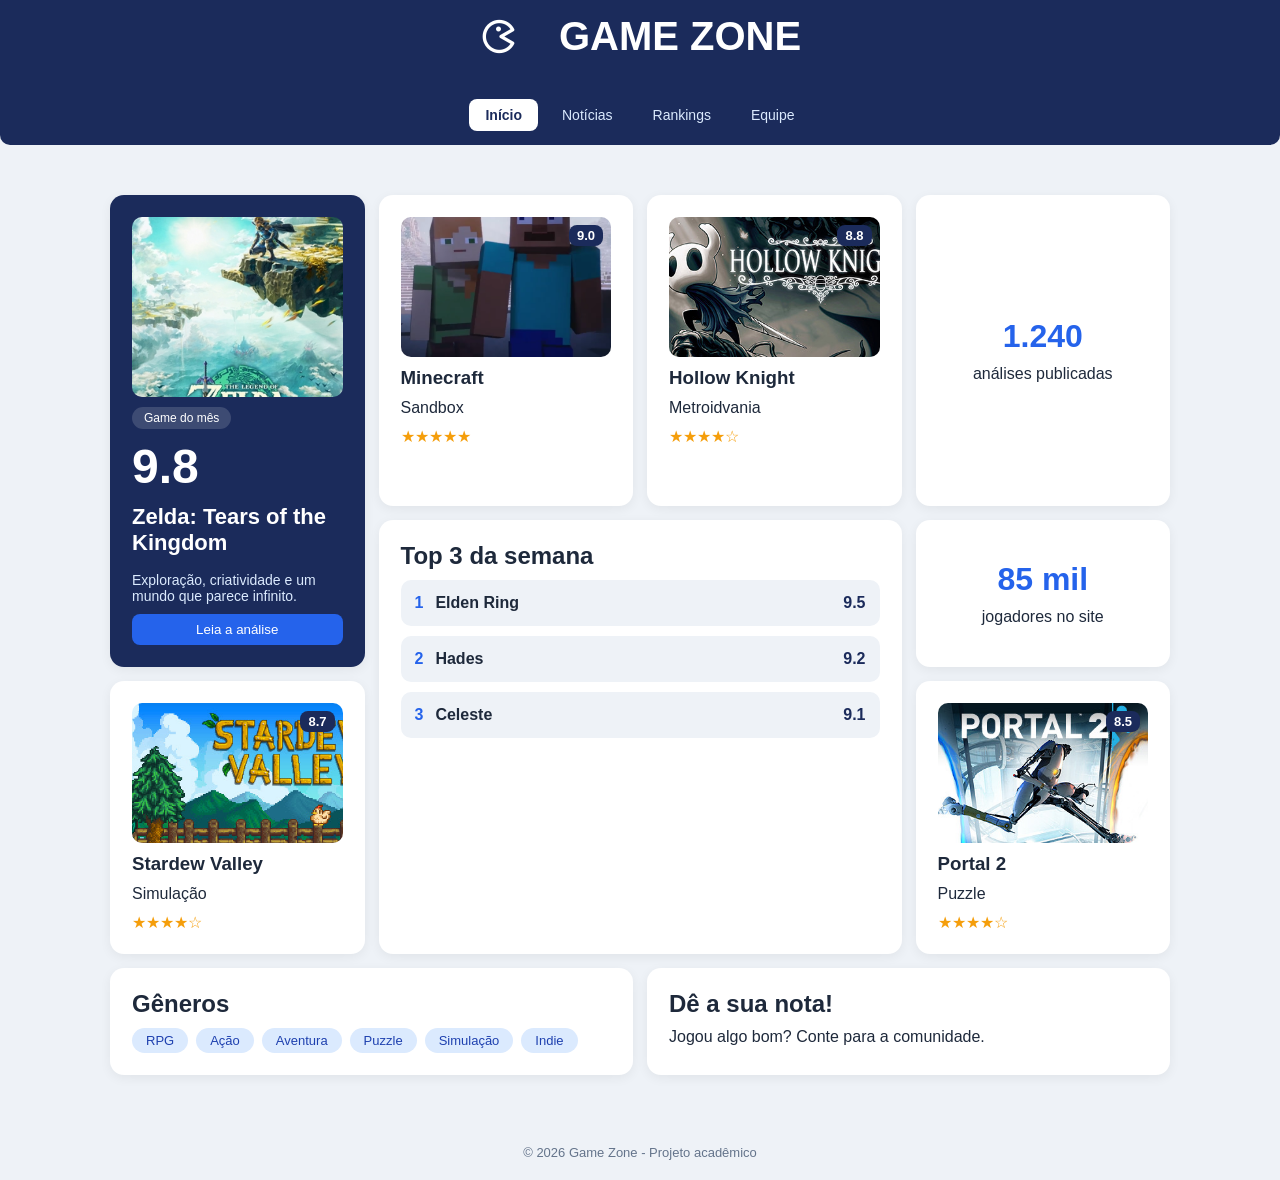
<file: index.html>
<!doctype html>
<html lang="pt-BR">
  <head>
    <meta charset="UTF-8" />
    <meta name="viewport" content="width=device-width, initial-scale=1.0" />
    <title>Avaliações de Games</title>
    <link rel="stylesheet" href="./css/style.css" />
    <link rel="stylesheet" href="./css/styleindex.css" />
    <link
      rel="stylesheet"
      href="https://unpkg.com/boxicons@2.1.4/css/boxicons.min.css"
    />
  </head>

  <body>
    <header class="cabecalho">
      <span class="logo"><i class="bx bx-game"></i> Game Zone</span>
      <nav class="menu" aria-label="Navegação principal">
        <ul>
          <li><a href="index.html" aria-current="page">Início</a></li>
          <li><a href="noticias.html">Notícias</a></li>
          <li><a href="jogos.html">Rankings</a></li>
          <li><a href="equipe.html">Equipe</a></li>
        </ul>
      </nav>
    </header>

    <main class="bento">
      <section class="card principal azul">
        <img src="img/zelda.jpg" alt="Zelda: Tears of the Kingdom" />
        <span class="selo">Game do mês</span>
        <div class="nota-grande">9.8</div>
        <h2>Zelda: Tears of the Kingdom</h2>
        <p>Exploração, criatividade e um mundo que parece infinito.</p>
        <button id="btn-analise">Leia a análise</button>
      </section>

      <dialog class="analise" id="popup-analise">
        <h2>Análise de Tears of the Kingdom</h2>
        <p>
          A maioria dos jogadores adora Tears of the Kingdom: elogiam a
          liberdade de exploração, a criatividade do Ultrahand e do Fuse, a
          história e a trilha sonora. Os críticos dizem que parece um “Breath of
          the Wild maior” e que as mecânicas de construção cansam. A nota dos
          usuários no Metacritic ficou perto de 8,1 a 8,4 em 2023, abaixo dos
          cerca de 96 da crítica. Esses números podem ter mudado, então vale
          conferir o valor atual.
        </p>
        <button id="fechar-analise">Fechar</button>
      </dialog>

      <!-- <section class="card pesquisa azul-claro">
            <h2>Procure um game</h2>
            <input type="search" aria-label="Procurar um game" placeholder="Digite o nome do jogo...">
        </section> -->

      <section class="avaliacao">
        <strong>1.240</strong>
        <p>análises publicadas</p>
      </section>

      <section class="jogadores">
        <strong>85 mil</strong>
        <p>jogadores no site</p>
      </section>

      <section class="top3">
        <h2>Top 3 da semana</h2>
        <ol>
          <li><b>1</b><span>Elden Ring</span><em>9.5</em></li>
          <li><b>2</b><span>Hades</span><em>9.2</em></li>
          <li><b>3</b><span>Celeste</span><em>9.1</em></li>
        </ol>
      </section>

      <section class="cartao-jogos">
        <div class="nota">9.0</div>
        <img src="img/minecraft.png" alt="Minecraft" />
        <h3>Minecraft</h3>
        <p>Sandbox</p>
        <div class="estrelas">★★★★★</div>
      </section>

      <section class="cartao-jogos">
        <div class="nota">8.8</div>
        <img src="img/hollow-knight.jpg" alt="Hollow Knight" />
        <h3>Hollow Knight</h3>
        <p>Metroidvania</p>
        <div class="estrelas">★★★★☆</div>
      </section>

      <section class="cartao-jogos">
        <div class="nota">8.7</div>
        <img src="img/stardew-valley.jpg" alt="Stardew Valley" />
        <h3>Stardew Valley</h3>
        <p>Simulação</p>
        <div class="estrelas">★★★★☆</div>
      </section>

      <section class="cartao-jogos">
        <div class="nota">8.5</div>
        <img src="img/portal-2.jpg" alt="Portal 2" />
        <h3>Portal 2</h3>
        <p>Puzzle</p>
        <div class="estrelas">★★★★☆</div>
      </section>

      <section class="generos">
        <h2>Gêneros</h2>
        <div>
          <a>RPG</a>
          <a>Ação</a>
          <a>Aventura</a>
          <a>Puzzle</a>
          <a>Simulação</a>
          <a>Indie</a>
        </div>
      </section>

      <section class="avalie">
        <h2>Dê a sua nota!</h2>
        <p>Jogou algo bom? Conte para a comunidade.</p>
        <!-- <a class="botao" href="">Criar conta</a> -->
      </section>
    </main>

    <footer>© 2026 Game Zone - Projeto acadêmico</footer>
  </body>
  <script src="script.js"></script>
</html>
</file>
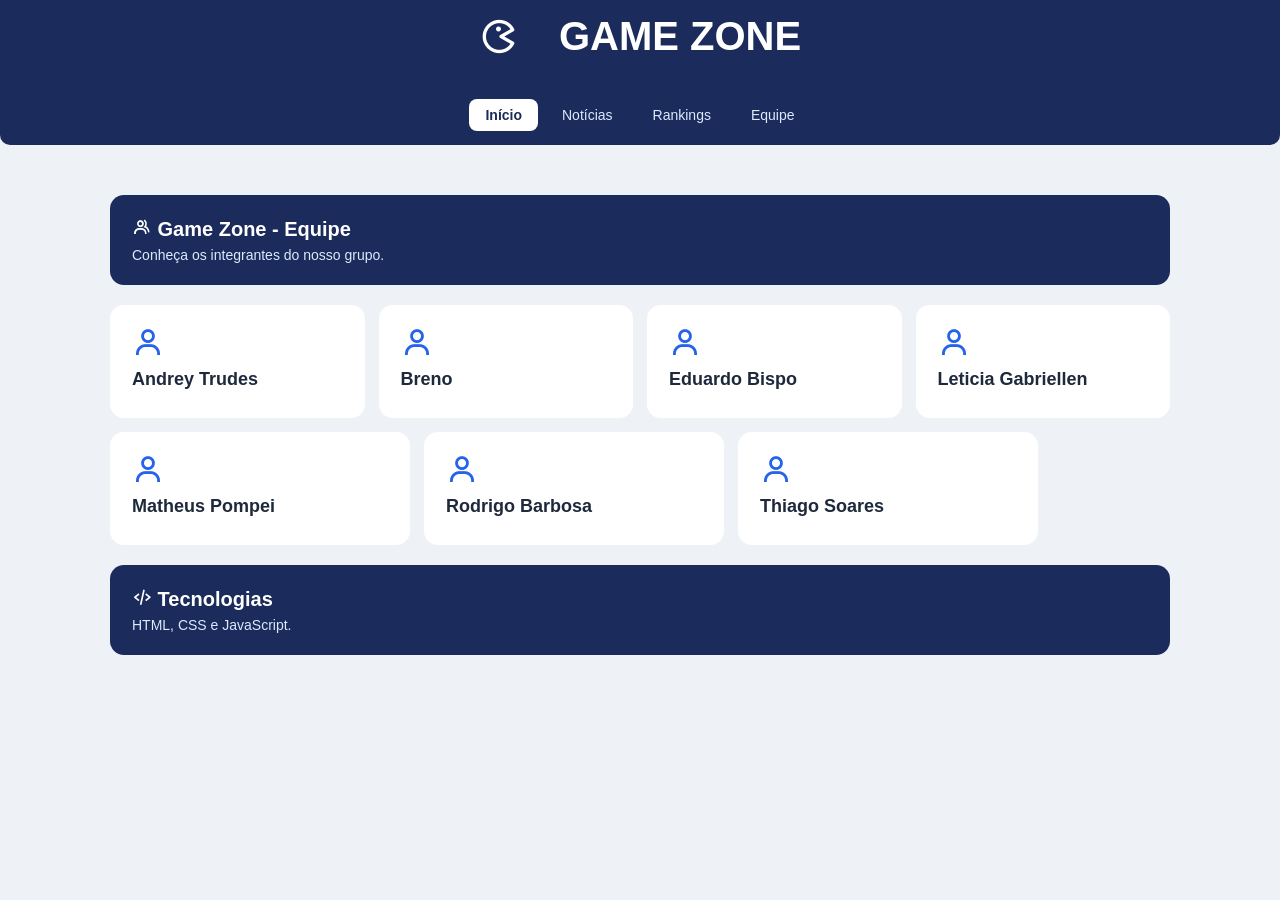
<file: equipe.html>
<!doctype html>
<html lang="pt-BR">
  <head>
    <meta charset="UTF-8" />
    <meta name="viewport" content="width=device-width, initial-scale=1.0" />
    <title>Game Zone - Equipe</title>
    <link rel="stylesheet" href="./css/style.css" />
    <link
      rel="stylesheet"
      href="https://unpkg.com/boxicons@2.1.4/css/boxicons.min.css"
    />
  </head>

  <body>
    <header class="cabecalho">
      <span class="logo"><i class="bx bx-game"></i> Game Zone</span>
      <nav class="menu" aria-label="Navegação principal">
        <ul>
          <li><a href="index.html" aria-current="page">Início</a></li>
          <li><a href="noticias.html">Notícias</a></li>
          <li><a href="jogos.html">Rankings</a></li>
          <li><a href="equipe.html">Equipe</a></li>
        </ul>
      </nav>
    </header>

    <main>
      <section class="secao-equipe">
        <h2><i class="bx bx-group"></i> Game Zone - Equipe</h2>
        <p>Conheça os integrantes do nosso grupo.</p>
      </section>

      <div class="lista-cards">
        <section class="card">
          <i class="bx bx-user"></i>
          <h2>Andrey Trudes</h2>
        </section>

        <section class="card">
          <i class="bx bx-user"></i>
          <h2>Breno</h2>
        </section>

        <section class="card">
          <i class="bx bx-user"></i>
          <h2>Eduardo Bispo</h2>
        </section>

        <section class="card">
          <i class="bx bx-user"></i>
          <h2>Leticia Gabriellen</h2>
        </section>

        <section class="card">
          <i class="bx bx-user"></i>
          <h2>Matheus Pompei</h2>
        </section>

        <section class="card">
          <i class="bx bx-user"></i>
          <h2>Rodrigo Barbosa</h2>
        </section>

        <section class="card">
          <i class="bx bx-user"></i>
          <h2>Thiago Soares</h2>
        </section>
      </div>

      <section class="secao-equipe">
        <h2><i class="bx bx-code-alt"></i> Tecnologias</h2>
        <p>HTML, CSS e JavaScript.</p>
      </section>
    </main>

    <script src="script.js"></script>
  </body>
</html>
</file>
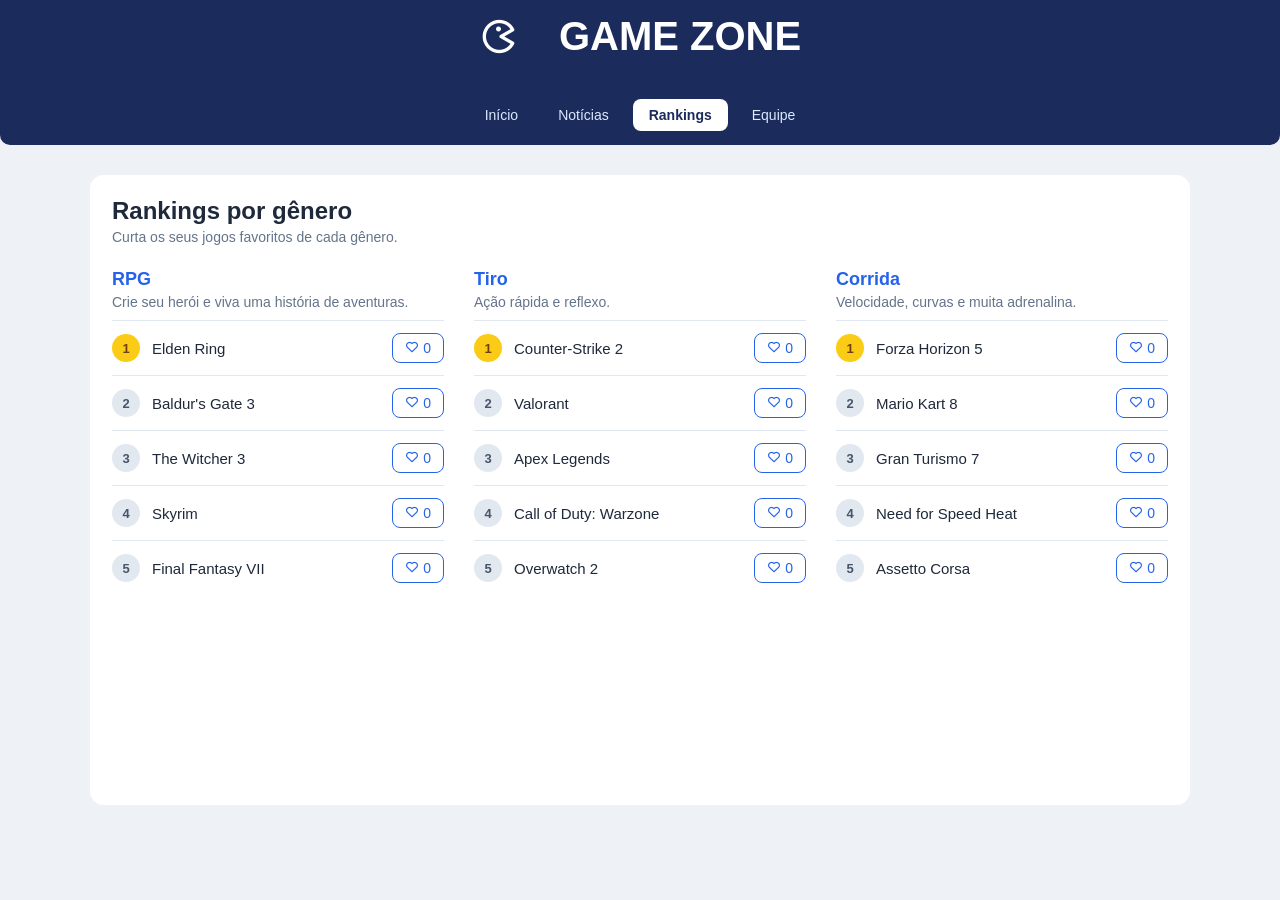
<file: jogos.html>
<!doctype html>
<html lang="pt-BR">
  <head>
    <meta charset="UTF-8" />
    <meta name="viewport" content="width=device-width, initial-scale=1.0" />
    <title>Game Zone - Rankings</title>
    <link rel="stylesheet" href="css/style.css" />
    <link
      rel="stylesheet"
      href="https://unpkg.com/boxicons@2.1.4/css/boxicons.min.css"
    />
  </head>
  <body>
    <header class="cabecalho">
      <span class="logo"><i class="bx bx-game"></i> Game Zone</span>
      <nav class="menu" aria-label="Navegação principal">
        <ul>
          <li><a href="index.html">Início</a></li>
          <li><a href="noticias.html">Notícias</a></li>
          <li><a href="jogos.html" aria-current="page">Rankings</a></li>
          <li><a href="equipe.html">Equipe</a></li>
        </ul>
      </nav>
    </header>

    <!-- Uma caixa só com todo o ranking -->
    <main class="caixa">
      <h2>Rankings por gênero</h2>
      <p class="dica">Curta os seus jogos favoritos de cada gênero.</p>

      <div class="generos">
        <section class="genero">
          <h3>RPG</h3>
          <p>Crie seu herói e viva uma história de aventuras.</p>
          <ol class="ranking">
            <li>
              <span class="nome">Elden Ring</span>
              <button class="btn-curtir">
                <i class="bx bx-heart"></i> <span class="curtidas">0</span>
              </button>
            </li>
            <li>
              <span class="nome">Baldur's Gate 3</span>
              <button class="btn-curtir">
                <i class="bx bx-heart"></i> <span class="curtidas">0</span>
              </button>
            </li>
            <li>
              <span class="nome">The Witcher 3</span>
              <button class="btn-curtir">
                <i class="bx bx-heart"></i> <span class="curtidas">0</span>
              </button>
            </li>
            <li>
              <span class="nome">Skyrim</span>
              <button class="btn-curtir">
                <i class="bx bx-heart"></i> <span class="curtidas">0</span>
              </button>
            </li>
            <li>
              <span class="nome">Final Fantasy VII</span>
              <button class="btn-curtir">
                <i class="bx bx-heart"></i> <span class="curtidas">0</span>
              </button>
            </li>
          </ol>
        </section>

        <section class="genero">
          <h3>Tiro</h3>
          <p>Ação rápida e reflexo.</p>
          <ol class="ranking">
            <li>
              <span class="nome">Counter-Strike 2</span>
              <button class="btn-curtir">
                <i class="bx bx-heart"></i> <span class="curtidas">0</span>
              </button>
            </li>
            <li>
              <span class="nome">Valorant</span>
              <button class="btn-curtir">
                <i class="bx bx-heart"></i> <span class="curtidas">0</span>
              </button>
            </li>
            <li>
              <span class="nome">Apex Legends</span>
              <button class="btn-curtir">
                <i class="bx bx-heart"></i> <span class="curtidas">0</span>
              </button>
            </li>
            <li>
              <span class="nome">Call of Duty: Warzone</span>
              <button class="btn-curtir">
                <i class="bx bx-heart"></i> <span class="curtidas">0</span>
              </button>
            </li>
            <li>
              <span class="nome">Overwatch 2</span>
              <button class="btn-curtir">
                <i class="bx bx-heart"></i> <span class="curtidas">0</span>
              </button>
            </li>
          </ol>
        </section>

        <section class="genero">
          <h3>Corrida</h3>
          <p>Velocidade, curvas e muita adrenalina.</p>
          <ol class="ranking">
            <li>
              <span class="nome">Forza Horizon 5</span>
              <button class="btn-curtir">
                <i class="bx bx-heart"></i> <span class="curtidas">0</span>
              </button>
            </li>
            <li>
              <span class="nome">Mario Kart 8</span>
              <button class="btn-curtir">
                <i class="bx bx-heart"></i> <span class="curtidas">0</span>
              </button>
            </li>
            <li>
              <span class="nome">Gran Turismo 7</span>
              <button class="btn-curtir">
                <i class="bx bx-heart"></i> <span class="curtidas">0</span>
              </button>
            </li>
            <li>
              <span class="nome">Need for Speed Heat</span>
              <button class="btn-curtir">
                <i class="bx bx-heart"></i> <span class="curtidas">0</span>
              </button>
            </li>
            <li>
              <span class="nome">Assetto Corsa</span>
              <button class="btn-curtir">
                <i class="bx bx-heart"></i> <span class="curtidas">0</span>
              </button>
            </li>
          </ol>
        </section>
      </div>
    </main>

    <script src="script.js"></script>
  </body>
</html>
</file>
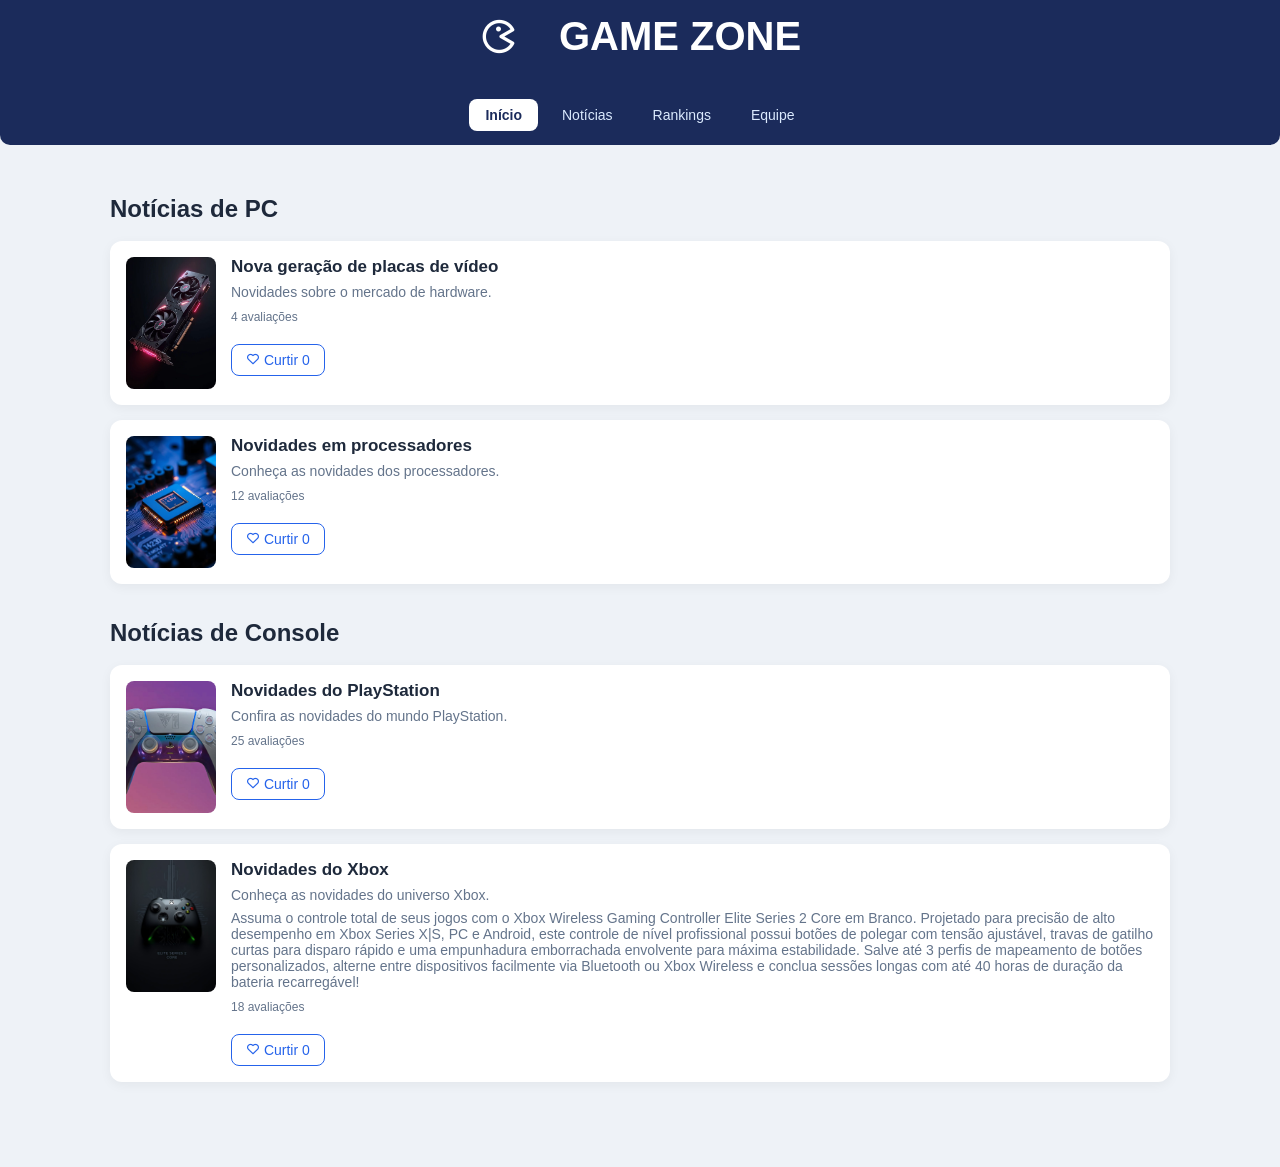
<file: noticias.html>
<!doctype html>
<html lang="pt-BR">
  <head>
    <meta charset="UTF-8" />
    <meta name="viewport" content="width=device-width, initial-scale=1.0" />
    <title>Game Zone - Notícias</title>
    <link rel="stylesheet" href="./css/style.css" />
    <link
      rel="stylesheet"
      href="https://unpkg.com/boxicons@2.1.4/css/boxicons.min.css"
    />
  </head>

  <body>
    <!-- CABEÇALHO DO SITE -->
    <header class="cabecalho">
      <span class="logo">
        <i class="bx bx-game"></i>
        Game Zone
      </span>

      <!-- MENU DE NAVEGAÇÃO -->
      <nav class="menu" aria-label="Navegação principal">
        <ul>
          <li><a href="index.html" aria-current="page">Início</a></li>
          <li><a href="noticias.html">Notícias</a></li>
          <li><a href="jogos.html">Rankings</a></li>
          <li><a href="equipe.html">Equipe</a></li>
        </ul>
      </nav>
    </header>

    <!-- CONTEÚDO PRINCIPAL -->
    <main>
      <!-- NOTÍCIAS DE PC -->
      <section class="noticias">
        <h2>Notícias de PC</h2>

        <!-- PRIMEIRA NOTÍCIA -->
        <article class="card-noticia">
          <img src="imagens/placa de video.jfif" alt="placa de video" />

          <div class="informacoes">
            <h3>Nova geração de placas de vídeo</h3>

            <p>Novidades sobre o mercado de hardware.</p>
            <div class="avaliacao">
              <span>4 avaliações</span>
            </div>

            <button class="btn-curtir">
              <i class="bx bx-heart"></i>
              Curtir
              <span class="curtidas">0</span>
            </button>
          </div>
        </article>

        <!-- SEGUNDA NOTÍCIA -->
        <article class="card-noticia">
          <img src="imagens/processador.jfif" alt="Processador" />
          <div class="informacoes">
            <h3>Novidades em processadores</h3>

            <p>Conheça as novidades dos processadores.</p>
            <div class="avaliacao">
              <span>12 avaliações</span>
            </div>

            <button class="btn-curtir">
              <i class="bx bx-heart"></i>
              Curtir
              <span class="curtidas">0</span>
            </button>
          </div>
        </article>
      </section>

      <!-- NOTÍCIAS DE CONSOLE -->
      <section class="noticias">
        <h2>Notícias de Console</h2>

        <!-- PRIMEIRA NOTÍCIA -->
        <article class="card-noticia">
          <img src="imagens/controle PS5.jfif" alt="Console PlayStation" />

          <div class="informacoes">
            <h3>Novidades do PlayStation</h3>

            <p>Confira as novidades do mundo PlayStation.</p>
            <div class="avaliacao">
              <span>25 avaliações</span>
            </div>

            <button class="btn-curtir">
              <i class="bx bx-heart"></i>
              Curtir
              <span class="curtidas">0</span>
            </button>
          </div>
        </article>

        <!-- SEGUNDA NOTÍCIA -->
        <article class="card-noticia">
          <img src="imagens/XBOX.jfif" alt="Console Xbox" />

          <div class="informacoes">
            <h3>Novidades do Xbox</h3>

            <p>Conheça as novidades do universo Xbox.</p>
            <p>
              Assuma o controle total de seus jogos com o Xbox Wireless Gaming
              Controller Elite Series 2 Core em Branco. Projetado para precisão
              de alto desempenho em Xbox Series X|S, PC e Android, este controle
              de nível profissional possui botões de polegar com tensão
              ajustável, travas de gatilho curtas para disparo rápido e uma
              empunhadura emborrachada envolvente para máxima estabilidade.
              Salve até 3 perfis de mapeamento de botões personalizados, alterne
              entre dispositivos facilmente via Bluetooth ou Xbox Wireless e
              conclua sessões longas com até 40 horas de duração da bateria
              recarregável!
            </p>

            <div class="avaliacao">
              <span>18 avaliações</span>
            </div>

            <button class="btn-curtir">
              <i class="bx bx-heart"></i>
              Curtir
              <span class="curtidas">0</span>
            </button>
          </div>
        </article>
      </section>
    </main>

    <!-- ARQUIVO JAVASCRIPT -->
    <script src="script.js"></script>
  </body>
</html>
</file>
<file: css/style.css>
/* ==========================================================================
   GERAL — Compartilhado por todas as páginas
   ========================================================================== */

* {
  box-sizing: border-box;
  margin: 0;
  padding: 0;
}

body {
  background: #eef2f7;
  color: #1e293b;
  font-family: Arial, sans-serif;
}

/* CABEÇALHO */

.cabecalho {
  display: flex;
  flex-direction: column;
  justify-content: center;
  align-items: center;
  gap: 40px;
  padding: 14px 20px;
  background: #1b2b5b;
  border-radius: 0 0 10px 10px;
}

.logo {
  display: flex;
  align-items: center;
  gap: 40px;
  color: #ffffff;
  font-size: 40px;
  font-weight: bold;
  text-transform: uppercase;
}

/* MENU DE NAVEGAÇÃO (nav > ul > li > a) */

.menu ul {
  display: flex;
  justify-content: center;
  align-items: center;
  flex-wrap: wrap;
  gap: 8px;
  list-style: none;
}

.menu a {
  display: block;
  color: #dbeafe;
  text-decoration: none;
  font-size: 14px;
  padding: 8px 16px;
  border-radius: 8px;
  transition:
    background 0.3s,
    color 0.3s;
}

.menu a:hover,
.menu a:focus-visible {
  background: rgba(255, 255, 255, 0.12);
  color: #ffffff;
}

.menu a[aria-current="page"],
.menu a.ativo {
  background: #ffffff;
  color: #1b2b5b;
  font-weight: bold;
}

main {
  max-width: 1100px;
  margin: 30px auto;
  padding: 20px;
}

/* BOTÃO DE CURTIR */

.btn-curtir {
  margin-top: 12px;
  padding: 7px 14px;
  border: 1px solid #2563eb;
  border-radius: 8px;
  background: transparent;
  color: #2563eb;
  cursor: pointer;
  font-size: 14px;
  transition: 0.3s;
}

.btn-curtir:hover {
  background: #2563eb;
  color: #ffffff;
}

/* CARDS BASE */

.card {
  background: #ffffff;
  border-radius: 14px;
  padding: 22px;
}

.card h2 {
  font-size: 18px;
  margin-bottom: 6px;
}

.card p {
  color: #64748b;
  font-size: 14px;
}

.card i {
  font-size: 32px;
  color: #2563eb;
  margin-bottom: 10px;
  display: block;
}

.card a {
  color: #2563eb;
  text-decoration: none;
}

.card a:hover {
  text-decoration: underline;
}

/* TAMANHOS DOS CARDS */

.largo {
  grid-column: span 2;
}
.alto {
  grid-row: span 2;
}
.grande {
  grid-column: span 2;
  grid-row: span 2;
}

/* CORES DOS CARDS */

.azul {
  background: #2563eb;
  color: #ffffff;
}
.azul p {
  color: #dbeafe;
}
.azul i {
  color: #ffffff;
}

.azul-claro {
  background: #dbeafe;
}
.azul-claro i {
  color: #1e40af;
}

/* RODAPÉ */

footer {
  text-align: center;
  color: #64748b;
  font-size: 13px;
  padding: 20px;
}

/* POP UP DE ANÁLISE */

#popup-analise {
  margin: auto;
  border: none;
  border-radius: 12px;
  padding: 24px;
  max-width: 480px;
  width: calc(100% - 32px);
}

#popup-analise::backdrop {
  background: rgba(0, 0, 0, 0.5);
}

/* ==========================================================================
   NOTÍCIAS — noticias.html
   ========================================================================== */

.noticias {
  margin-bottom: 35px;
}

.noticias h2 {
  font-size: 24px;
  margin-bottom: 18px;
  color: #1e293b;
}

.card-noticia {
  display: flex;
  align-items: flex-start;
  gap: 15px;
  background: #ffffff;
  padding: 16px;
  margin-bottom: 15px;
  border-radius: 12px;
  box-shadow: 0 3px 12px rgba(0, 0, 0, 0.05);
  transition: 0.3s;
}

.card-noticia:hover {
  transform: translateY(-3px);
  box-shadow: 0 5px 18px rgba(0, 0, 0, 0.1);
}

.card-noticia img {
  width: 90px;
  height: 132px;
  object-fit: cover;
  border-radius: 8px;
  flex-shrink: 0;
}

.informacoes {
  display: flex;
  flex-direction: column;
  align-items: flex-start;
  gap: 7px;
}

.informacoes h3 {
  font-size: 17px;
  color: #1e293b;
}
.informacoes p {
  font-size: 14px;
  color: #64748b;
}
.informacoes small {
  font-size: 11px;
  color: #64748b;
}

.avaliacao span {
  color: #64748b;
  font-size: 12px;
}

/* ==========================================================================
   JOGOS / RANKINGS — jogos.html
   ========================================================================== */

.caixa {
  background: #ffffff;
  border-radius: 14px;
  padding: 22px;
  min-height: 70vh;
}

.caixa h2 {
  font-size: 24px;
}

.dica {
  color: #64748b;
  font-size: 14px;
  margin: 4px 0 24px;
}

.generos {
  display: grid;
  grid-template-columns: repeat(3, 1fr);
  gap: 30px;
}

.genero h3 {
  font-size: 18px;
  color: #2563eb;
}

.genero p {
  color: #64748b;
  font-size: 14px;
  margin-top: 4px;
}

.ranking {
  list-style: none;
  margin-top: 10px;
  counter-reset: posicao;
}

.ranking li {
  display: flex;
  align-items: center;
  gap: 12px;
  padding: 12px 0;
  border-top: 1px solid #e2e8f0;
  font-size: 15px;
  counter-increment: posicao;
}

.ranking li::before {
  content: counter(posicao);
  display: flex;
  justify-content: center;
  align-items: center;
  width: 28px;
  height: 28px;
  flex-shrink: 0;
  border-radius: 50%;
  background: #e2e8f0;
  color: #475569;
  font-size: 13px;
  font-weight: bold;
}

.ranking li:first-child::before {
  background: #facc15;
  color: #713f12;
}

.ranking .nome {
  flex: 1;
}

.ranking .btn-curtir {
  margin-top: 0;
  padding: 6px 12px;
}

/* ==========================================================================
   EQUIPE — equipe.html
   ========================================================================== */

.bento-grid {
  display: grid;
  grid-template-columns: repeat(4, 1fr);
  gap: 14px;
  max-width: 1000px;
  margin: 0 auto;
  padding: 20px;
}

.lista-cards {
  display: flex;
  flex-wrap: wrap;
  gap: 14px;
  margin-bottom: 20px;
}

.lista-cards .card {
  flex: 1 1 220px;
  max-width: 300px;
}

.secao-equipe {
  background: #1b2b5b;
  color: #ffffff;
  border-radius: 14px;
  padding: 22px;
  margin-bottom: 20px;
}

.secao-equipe h2 {
  font-size: 20px;
  margin-bottom: 6px;
}
.secao-equipe p {
  color: #dbeafe;
  font-size: 14px;
}
.secao-equipe i {
  color: #ffffff;
}

.titulo-secao {
  font-size: 24px;
  margin-bottom: 18px;
  color: #1e293b;
}

/* ==========================================================================
   RESPONSIVIDADE
   ========================================================================== */

@media (max-width: 700px) {
  main {
    padding: 12px;
  }

  .cabecalho {
    margin: 10px;
    padding: 15px;
  }

  .card-noticia {
    gap: 10px;
    padding: 12px;
  }

  .card-noticia img {
    width: 75px;
    height: 110px;
  }

  .informacoes h3 {
    font-size: 15px;
  }

  .bento-grid {
    grid-template-columns: 1fr;
  }

  .largo,
  .grande,
  .alto {
    grid-column: span 1;
    grid-row: span 1;
  }
}

@media (max-width: 800px) {
  .generos {
    grid-template-columns: 1fr;
  }
}
</file>
<file: css/styleindex.css>
/* HOME - BENTO GRID
   Base dos cards (.card, .azul) vem do style.css. */

:root {
  --azul: #1b2b5b;
  --azul-vivo: #2563eb;
  --azul-claro: #dbeafe;
  --cinza: #eef2f7;
}

/* GRID */
.bento {
  display: grid;
  grid-template-columns: repeat(4, 1fr);
  gap: 14px;
  /* "." = célula livre: os 4 cards de jogos entram nelas em ordem */
  grid-template-areas:
    "principal .        .        num1"
    "principal ranking  ranking  num2"
    ".         ranking  ranking  ."
    "generos   generos  chamada  chamada";
}

.bento > section {
  background: #ffffff;
  border-radius: 14px;
  padding: 22px;
  display: flex;
  flex-direction: column;
  gap: 10px;
  box-shadow: 0 3px 12px rgba(0, 0, 0, 0.06);
}

.bento .azul {
  background: var(--azul);
}

/* POSIÇÕES */
.principal {
  grid-area: principal;
}
.avaliacao {
  grid-area: num1;
}
.jogadores {
  grid-area: num2;
}
.top3 {
  grid-area: ranking;
}
.generos {
  grid-area: generos;
}
.avalie {
  grid-area: chamada;
  align-items: flex-start;
}

/* IMAGENS (destaque e jogos) */
.principal img,
.cartao-jogos img {
  width: 100%;
  object-fit: cover;
  border-radius: 10px;
}
.principal img {
  height: 180px;
}
.cartao-jogos img {
  height: 140px;
}

/* DESTAQUE */
.principal h2 {
  font-size: 22px;
}
.nota-grande {
  font-size: 48px;
  font-weight: bold;
}
.selo {
  padding: 4px 12px;
  border-radius: 20px;
  background: rgba(255, 255, 255, 0.15);
  font-size: 12px;
  width: fit-content; /*serve para o selo não ocupar toda a largura do card, apenas o necessário */
}

/* NÚMEROS */
.avaliacao,
.jogadores {
  justify-content: center;
  text-align: center;
}
.avaliacao strong,
.jogadores strong {
  font-size: 32px;
  color: var(--azul-vivo);
}

/* RANKING */
.top3 ol {
  list-style: none;
  display: flex;
  flex-direction: column;
  gap: 10px;
}
.top3 li {
  display: flex;
  align-items: center;
  gap: 12px;
  padding: 14px;
  border-radius: 10px;
  background: var(--cinza);
}
.top3 li span {
  flex: 1;
  font-weight: bold;
}
.top3 li b {
  color: var(--azul-vivo);
}
.top3 li em {
  font-style: normal;
  font-weight: bold;
  color: var(--azul);
}

/* JOGOS */
.cartao-jogos {
  position: relative;
}
.cartao-jogos .nota {
  position: absolute;
  top: 30px;
  right: 30px;
  padding: 3px 8px;
  border-radius: 8px;
  background: var(--azul);
  color: #fff;
  font-size: 13px;
  font-weight: bold;
}
.estrelas {
  color: #f59e0b;
}

/* GÊNEROS */
.generos div {
  display: flex;
  flex-wrap: wrap;
  gap: 8px;
}
.generos a {
  padding: 5px 14px;
  border-radius: 20px;
  background: var(--azul-claro);
  color: #1e40af;
  font-size: 13px;
}

/* BOTÃO (.card a pinta de azul, por isso .card .botao) */
.card .botao {
  align-self: flex-start;
  margin-top: auto;
  padding: 8px 16px;
  border-radius: 8px;
  background: var(--azul-vivo);
  color: #fff;
  font-size: 14px;
  text-decoration: none;
}
.azul .botao {
  background: #fff;
  color: var(--azul);
}

#popup-analise {
  border: none;
  border-radius: 12px;
  margin: auto;
  padding: 24px;
  max-width: 480px;
}
#popup-analise::backdrop {
  background: rgba(0, 0, 0, 0.5);
}

/* botão que fecha a analise do game zelda, e de abrir, pois os dois tem o mesmo estilo*/
#fechar-analise,
#btn-analise {
  background: var(--azul-vivo);
  color: #fff;
  border: none;
  border-radius: 8px;
  padding: 8px 16px;
  cursor: pointer;
}

/* CELULAR: 1 coluna */
@media (max-width: 700px) {
  .bento {
    grid-template-columns: 1fr;
    grid-template-areas: none;
  }
  .bento > * {
    grid-area: auto;
  }
}
</file>
